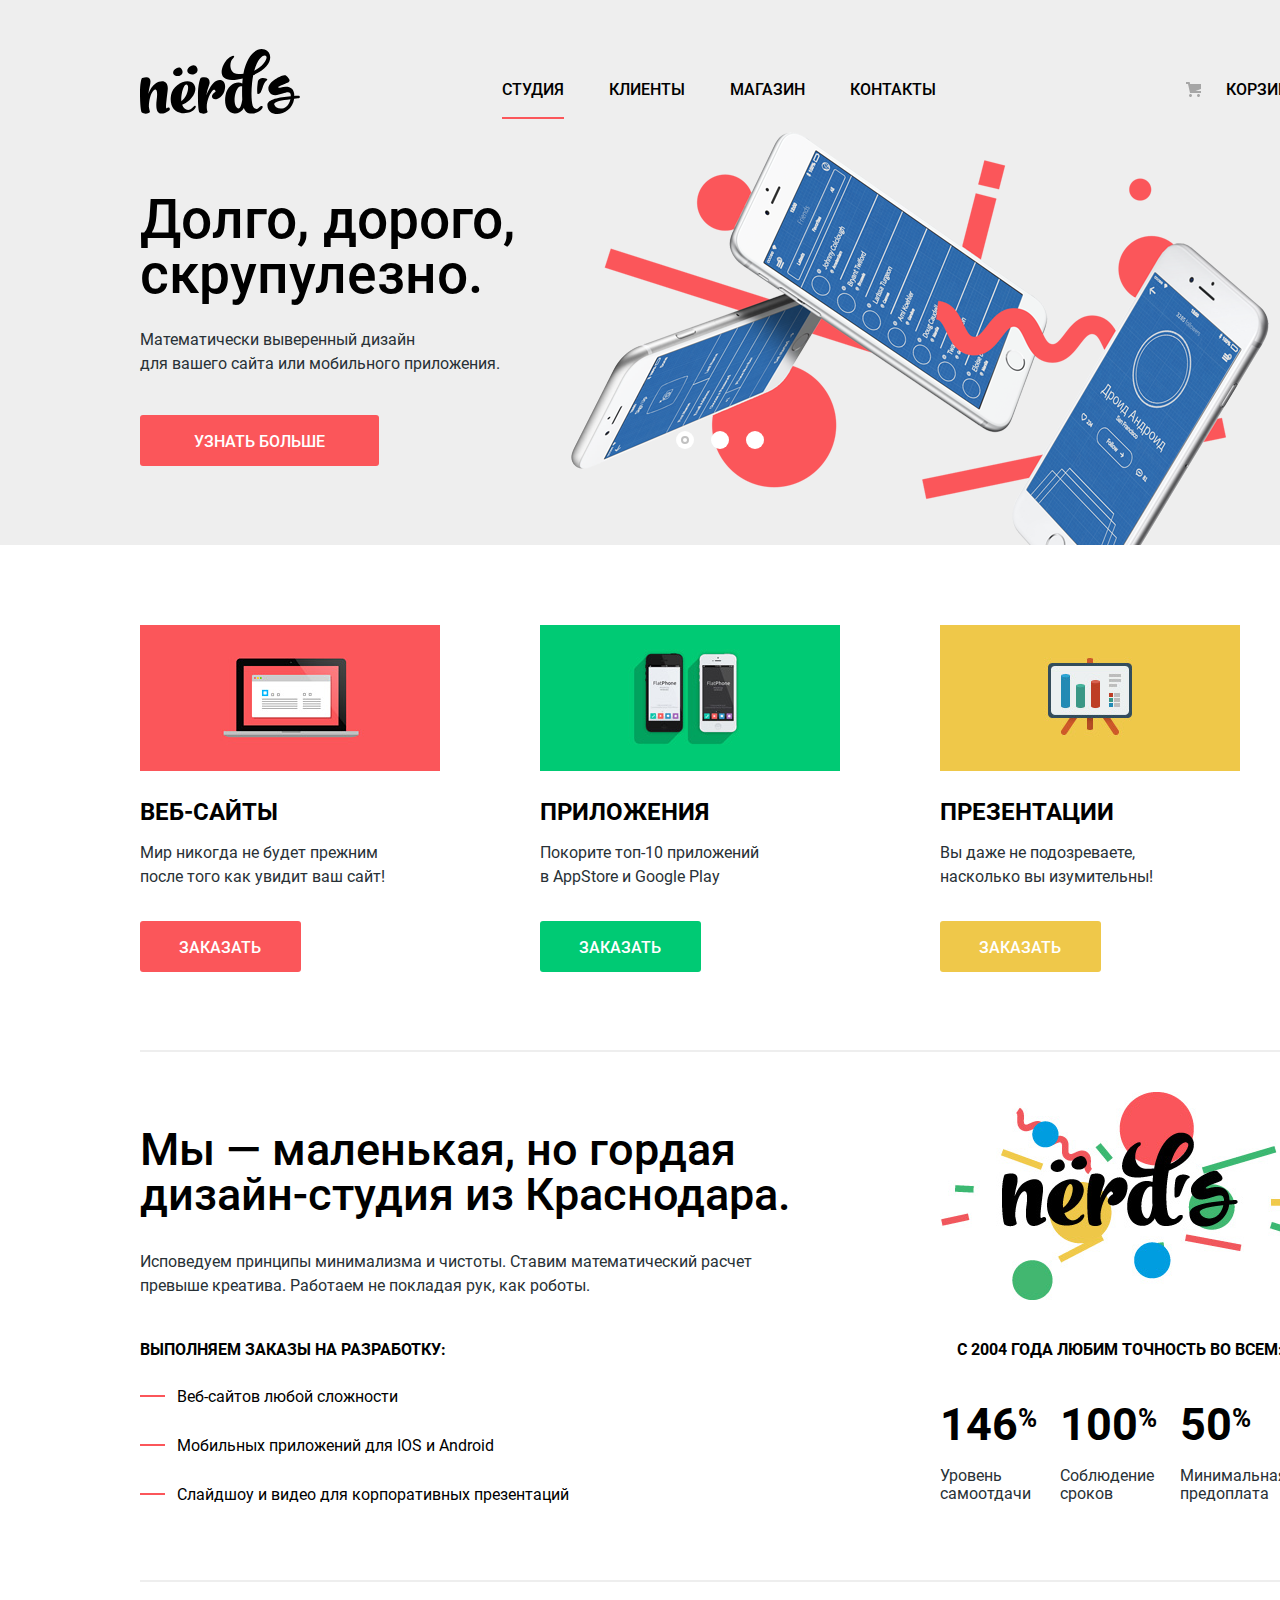
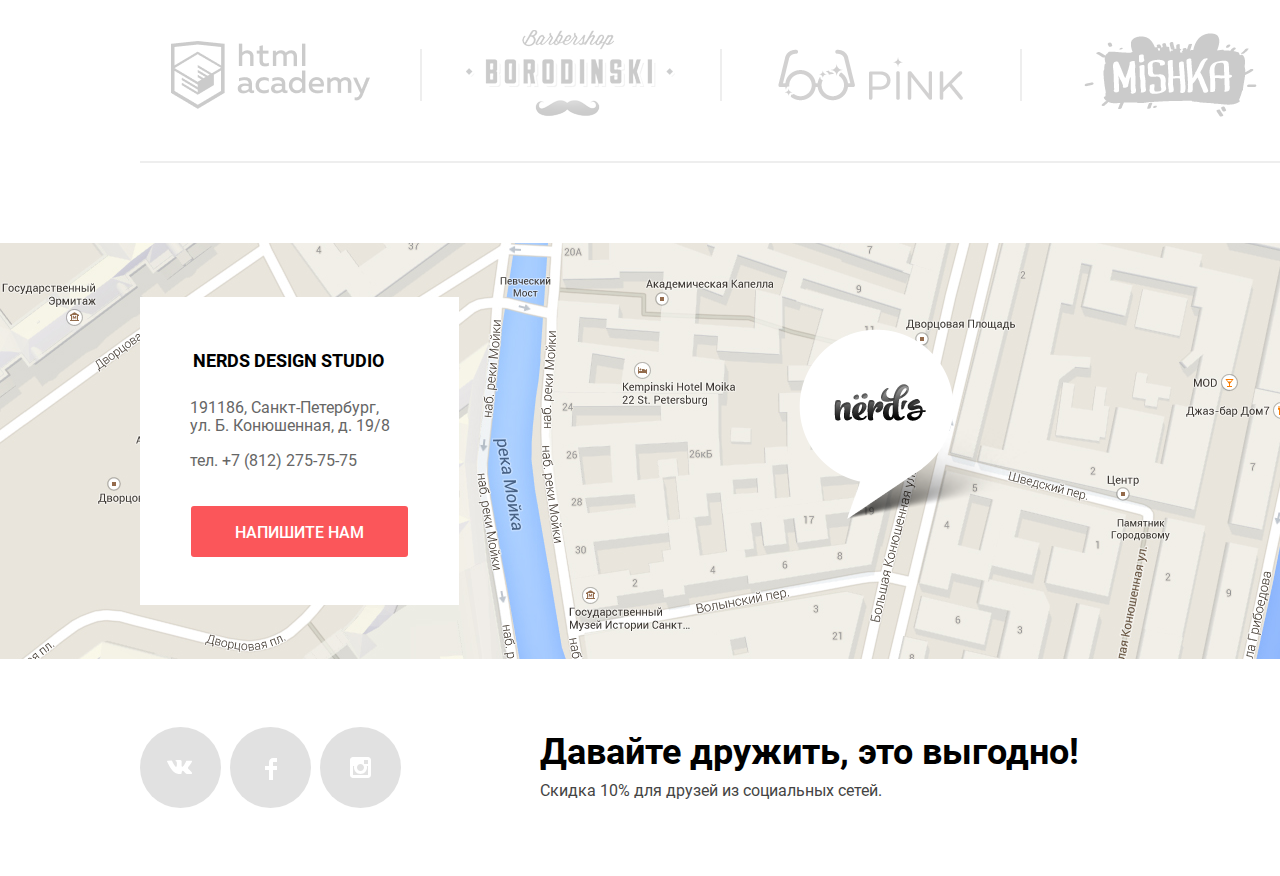
<file: index.html>
<!DOCTYPE html>
<html class="page" lang="ru">
<!--Валидацию код прошел-->

<head>
  <meta charset="utf-8">
  <title>HTML Academy: Главная страница</title>
  <!--Скрепила с CSS, работает-->
  <link rel="stylesheet" href="css/normalize.css">
  <link rel="stylesheet" href="css/style.min.css">

</head>

<body class="page-body">
  <!--Блок навигации-->
  <header class="main-header">
    <div class="container">
      <nav class="main-navigation">
        <a href="#" class="main-header-logo">
          <img src="img/nerds-logo.svg" width="160" height="66" alt="Logo-Nerds-Black" class="logo">
        </a>
        <ul class="site-navigation">
          <li class="list-navigation"><a class="link-navigation current-page" title="Студия">Студия</a></li>
          <li class="list-navigation"><a class="link-navigation" title="Клиенты" href="#">Клиенты</a></li>
          <li class="list-navigation"><a class="link-navigation" title="Магазин" href="catalog.html">Магазин</a></li>
          <li class="list-navigation"><a class="link-navigation" title="Контакты" href="#">Контакты</a></li>
        </ul>
        <div class="right-navigation">
            <a href="#" title="Корзина" class="cart">Корзина</a>
        </div>
      </nav>
      <!--Блок презентация_обертка-->
      <div class="main-header-representation">
        <!--Блок о компании-->
        <section class="slider">
          <ul class="slider-list">
            <li class="slider-item slide slide-current">
              <h1 class="main-header-top">Долго,&nbsp;дорого, скрупулезно.</h1>
              <p class="main-header-text">Математически выверенный дизайн <br> для вашего сайта или мобильного приложения.</p>
              <a href="#" class="main-header-btn" title="Узнать о товаре более подробно">Узнать больше</a>
            </li>
            <li class="slider-item slide">
              <h1 class="main-header-top">Любим&nbsp;математику<br> как&nbsp;никто&nbsp;другой</h1>
              <p class="main-header-text">Никакого креатива, только математические формулы для&nbsp;расчета идеальных пропорций</p>
              <a href="#" class="main-header-btn" title="Узнать о товаре более подробно">Узнать больше</a>
            </li>
            <li class="slider-item slide">
              <h1 class="main-header-top">Только&nbsp;ночь,<br>только&nbsp;хардкор</h1>
              <p class="main-header-text">Работать днем, как все? Мы против этого.<br>Ближе&nbsp;к полуночи работа только начинается.</p>
              <a href="#" class="main-header-btn" title="Узнать о товаре более подробно">Узнать больше</a>
            </li>
          </ul>
        </section>
        <!--БЛОК С КАРТИНКАМИ СЛАЙДАМИ-->
        <div class="slider-img">
          <ul class="slider-list-img">
            <li class="slider-item-img slide  slide-current ">
              <img src="img/nerds-index-slide1.png" alt="slide-Telephone" width="760" height="431">
            </li>
            <li class="slider-item-img slide">
              <img src="img/nerds-index-slide2.png" alt="slide-Desktop" width="760" height="431">
            </li>
            <li class="slider-item-img slide">
              <img src="img/nerds-index-slide3.png" alt="slide-Tablet" width="760" height="431">
            </li>
          </ul>
        </div>
        <div class="slider-controls">
          <button type="button" class="slider-focus current" aria-label="Первый слайд"></button>
          <button type="button" class="slider-focus" aria-label="Второй слайд"></button>
          <button type="button" class="slider-focus" aria-label="Третий слайд"></button>
        </div>
      </div>
    </div>
  </header>
  <!--Блок контейнер-основная информация-->
  <main class="container">
    <!--Блок предложений-->
    <div class="offers">
      <ul class="list-offers">
        <li class="item-offers">
          <img class="img-offers" src="img/illustration-1.png" alt="Web-sites" width="300" height="146">
          <h3 class="main-topic-offers">Веб-сайты</h3>
          <p class="text-offers">Мир никогда не будет прежним<br> после того как увидит ваш сайт! </p>
          <a href="#" class="button-websites" title="Заказать услуги по Веб-сайту">Заказать</a>
        </li>
        <li class="item-offers">
          <img class="img-offers" src="img/illustration-2.png" alt="Applications" width="300" height="146">
          <h3 class="main-topic-offers">Приложения</h3>
          <p class="text-offers">Покорите топ-10 приложений в&nbsp;AppStore и Google Play </p>
          <a href="#" class="button-applications" title="Заказать услуги по Приложениям">Заказать</a>
        </li>
        <li class="item-offers">
          <img class="img-offers" src="img/illustration-3.png" alt="Presentetion" width="300" height="146">
          <h3 class="main-topic-offers">Презентации</h3>
          <p class="text-offers">Вы даже не подозреваете,<br>насколько вы изумительны! </p>
          <a href="#" class="button-presentation" title="Заказать Презентацию">Заказать</a>
        </li>
      </ul>
    </div>
    <!--Блок преимуществ-->
    <div class="advantages">
      <section class="about-advantages">
        <h2 class="top-advantages">Мы&nbsp;&mdash; маленькая, но&nbsp;гордая дизайн-студия из&nbsp;Краснодара.</h2>
        <p class="text-advantages">Исповедуем принципы минимализма и&nbsp;чистоты. Ставим математический расчет превыше креатива. Работаем не&nbsp;покладая рук, как роботы.</p>
        <h4 class="top-main-advantages">Выполняем заказы на&nbsp;разработку:</h4>
        <ul class="list-advantages">
          <li class="item-advantages">Веб-сайтов любой сложности</li>
          <li class="item-advantages">Мобильных приложений для IOS и Android</li>
          <li class="item-advantages">Слайдшоу и видео для корпоративных презентаций</li>
        </ul>
      </section>
      <div class="statistics-adventages">
        <img class="logo-with-color" src="img/nerds-illustration.png" aria-hidden="true" alt="Logo-with-color-NERDS" width="360" height="208">
        <div class="text-advantages">
          <h4 class="statistics-main-adventages">С 2004 года любим точность во всем:</h4>
          <div class="wrapper-for-flex">
            <div class="block-statistic">
              <p class="statistic-numeral">146<sup style="font-family: 'RobotoBold';font-size: 26px;line-height: 40px">%</sup></p>
              <p class="statistic-text"> Уровень самоотдачи</p>
            </div>
            <div class="block-statistic">
              <p class="statistic-numeral">100<sup style="font-family: 'RobotoBold';font-size: 26px;line-height: 40px">%</sup></p>
              <p class="statistic-text">Соблюдение сроков</p>
            </div>
            <div class="block-statistic">
              <p class="statistic-numeral">50<sup style="font-family: 'RobotoBold';font-size: 26px;line-height: 40px">%</sup></p>
              <p class="statistic-text">Минимальная предоплата</p>
            </div>
          </div>
        </div>
      </div>
    </div>
    <!--Блок партнеров-->
    <div class="partners">
      <a class="link-partners" href="https://htmlacademy.ru/intensive/htmlcss"><img class="img-partners" src="img/html-logo.png" alt="Logo-HTMLAcademy" width="199" height="67"></a>
      <a class="link-partners" href="#"><img class="img-partners" src="img/borodinski-logo.png" alt="Logo-Borodinski" width="209" height="90"></a>
      <a class="link-partners" href="#"><img class="img-partners" src="img/pink-logo.png" alt="Logo-Pink" width="185" height="52"></a>
      <a class="link-partners" href="#"><img class="img-partners" src="img/mishka-logo.png" alt="Logo-Mishka" width="173" height="84"></a>
    </div>
  </main>
  <!--Блок контакты/карта-->
  <div class="contacts">
    <div class="map" id="map" style="width: 100%; height: 416px" tabindex="-1">
      <iframe class="contacts-map-google"
        src="https://www.google.com/maps/embed?pb=!1m18!1m12!1m3!1d1998.6037999040354!2d30.322010416394033!3d59.938716271971415!2m3!1f0!2f0!3f0!3m2!1i1024!2i768!4f13.1!3m3!1m2!1s0x4696310fca5ba729:0xea9c53d4493c879f!2sBolshaya+Konyushennaya+ul.,+19,+Sankt-Peterburg,+Russia,+191186!5e0!3m2!1sen!2s!4v1441888483426"
        width="1440" height="416" allowfullscreen title="Офис компании по адресу ул. Большая Конюшенная 19/8, Санкт-Петербург"></iframe>
    </div>
    <div class="container">
      <div class="block-info">
        <h3 class="main-top-info-contacts">Nerds Design Studio</h3>
        <div class="contacts-info">
          <p class="text-contacts">191186, Санкт-Петербург,
            ул. Б.&nbsp;Конюшенная, д. 19/8 </p>
          <a href="tel:+78122757575" class="link-contacts" title="Телефон компании" tabindex="-1">тел.&nbsp;+7&nbsp;(812)&nbsp;275-75-75</a>
        </div>
        <a href="#" class="button-contacts"  title="Напишите нам для обратной связи">Напишите нам</a>
      </div>
    </div>
    <div class="map-dot"></div>
  </div>

  <!--Подвал-->
  <footer class="main-footer container">
    <div class="footer-social">
      <ul class="list-footer">
        <li class="item-footer" tabindex="0"><a class="link-footer" href="#" tabindex="-1"><img src="img/vk-icon.svg" alt="Vkontakte" class="social-vk" width="26" height="15"></a></li>
        <li class="item-footer" tabindex="0"><a class="link-footer" href="#" tabindex="-1"><img src="img/fb-icon.svg" alt="Facebook" class="social-fb" width="12" height="22"></a></li>
        <li class="item-footer" tabindex="0"><a class="link-footer" href="#" tabindex="-1"><img src="img/insta-icon.svg" alt="Instagram" class="social-inst" width="21" height="21"></a></li>
      </ul>
    </div>
    <section class="footer-text">
      <h2>Давайте дружить, это выгодно!</h2>
      <p>Скидка&nbsp;10% для друзей из&nbsp;социальных сетей.</p>
    </section>
  </footer>
  <!--POPUP ВСПЛЫВАЮЩЕЕ ОКНО-->
  <div class="modal modal-login">
    <section class="modal-heading">
      <h2>Напишите нам</h2>
      <button type="button" class="close-cross" aria-label="Закрыть окно" tabindex="0"></button>
    </section>
    <form class="login-form" action="https://echo.htmlacademy.ru" method="post">
      <p class="appointment-item">
        <label class="appointment " for="username">Ваше имя:</label>
        <input class="login-icon-name" id="username" type="text" name="login-name" placeholder="Имя Фамилия" aria-required="true">
      </p>
      <p class="appointment-item">
        <label class="appointment " for="login-login">Ваш email:</label>
        <input class="login-mail-user" id="login-login" type="email" name="login-email" placeholder="email@example.com" aria-required="true">
      </p>
      <p class="appointment-item-text">
        <label class="appointment " for="login-text">Текст письма:</label>
        <textarea class="login-textarea" id="login-text" name="comment" cols="80" rows="5" placeholder="В свободной форме"></textarea>
      </p>
      <button class="modal-submit" aria-label="Отправить Ваши данные" type="submit">Отправить</button>
    </form>
  </div>
  <!--Подключение JS-->
  <script src="js/login.min.js"></script>
</body>

</html>
</file>
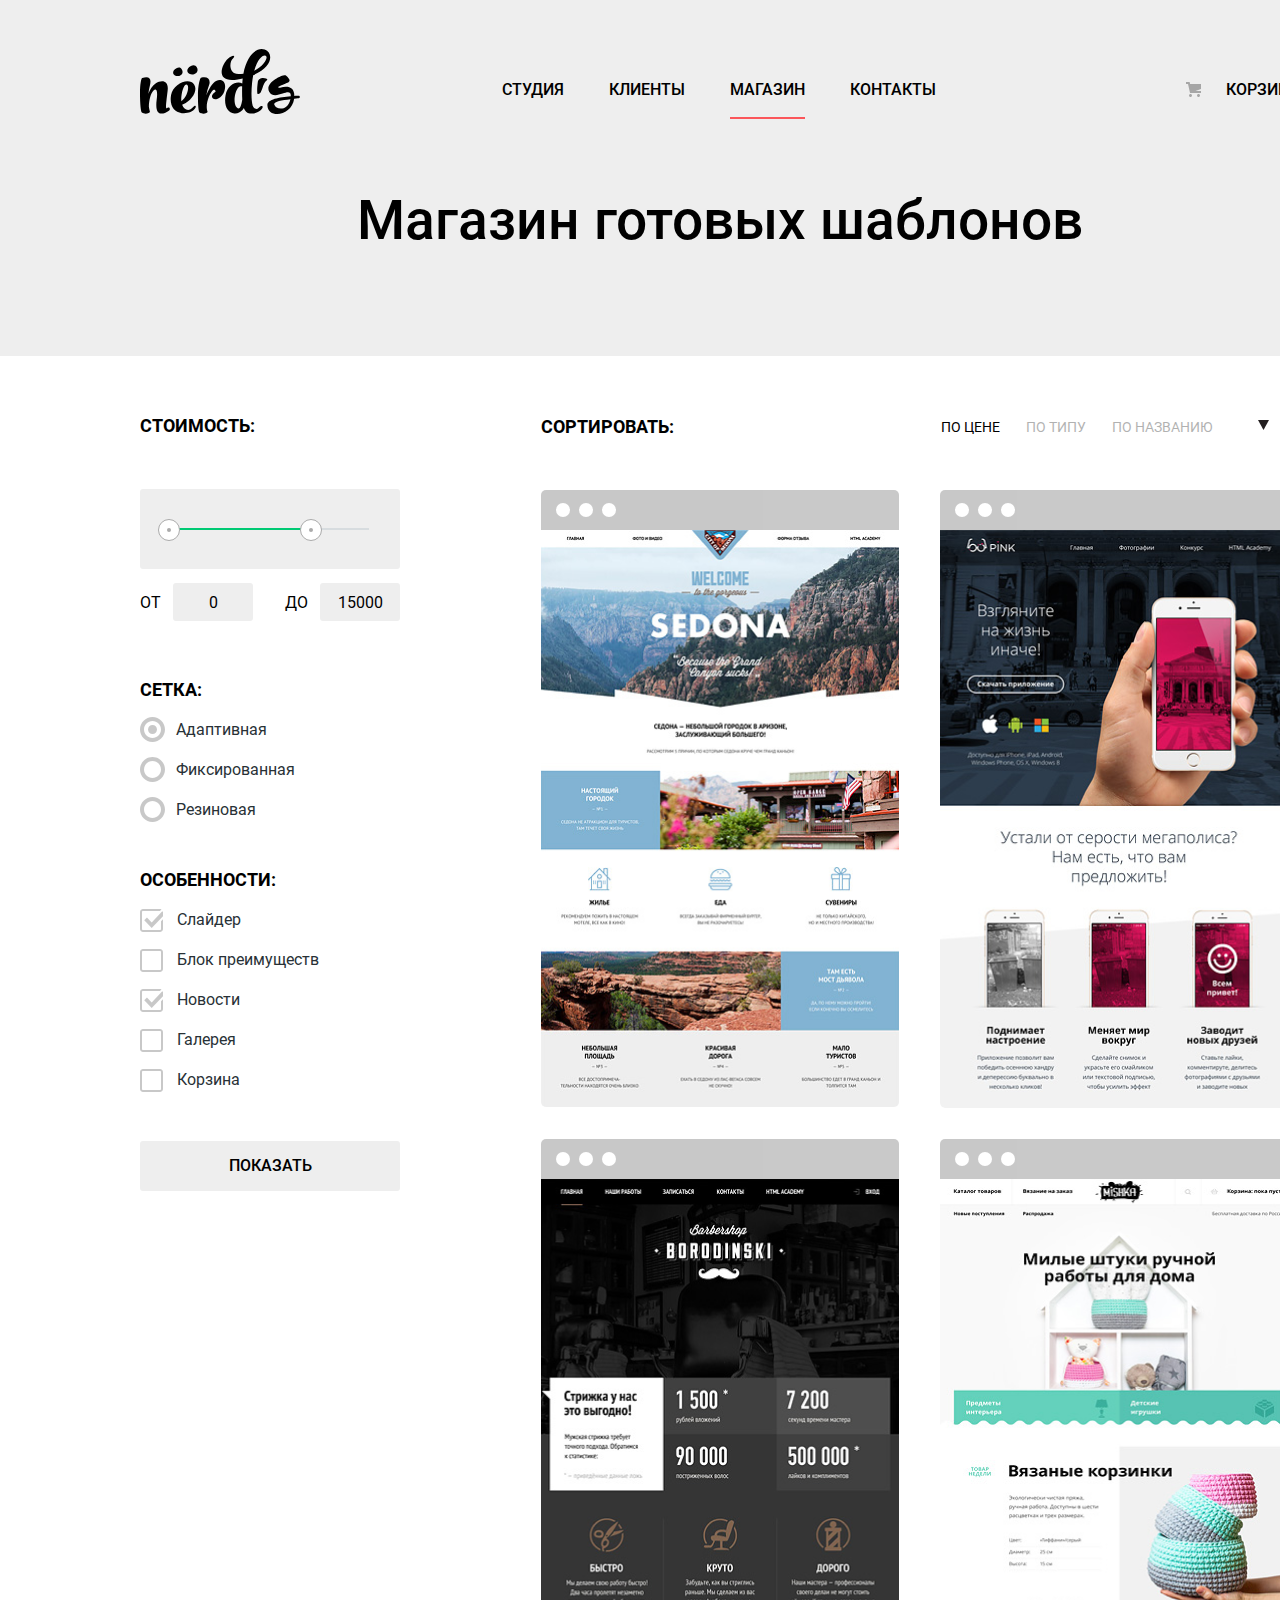
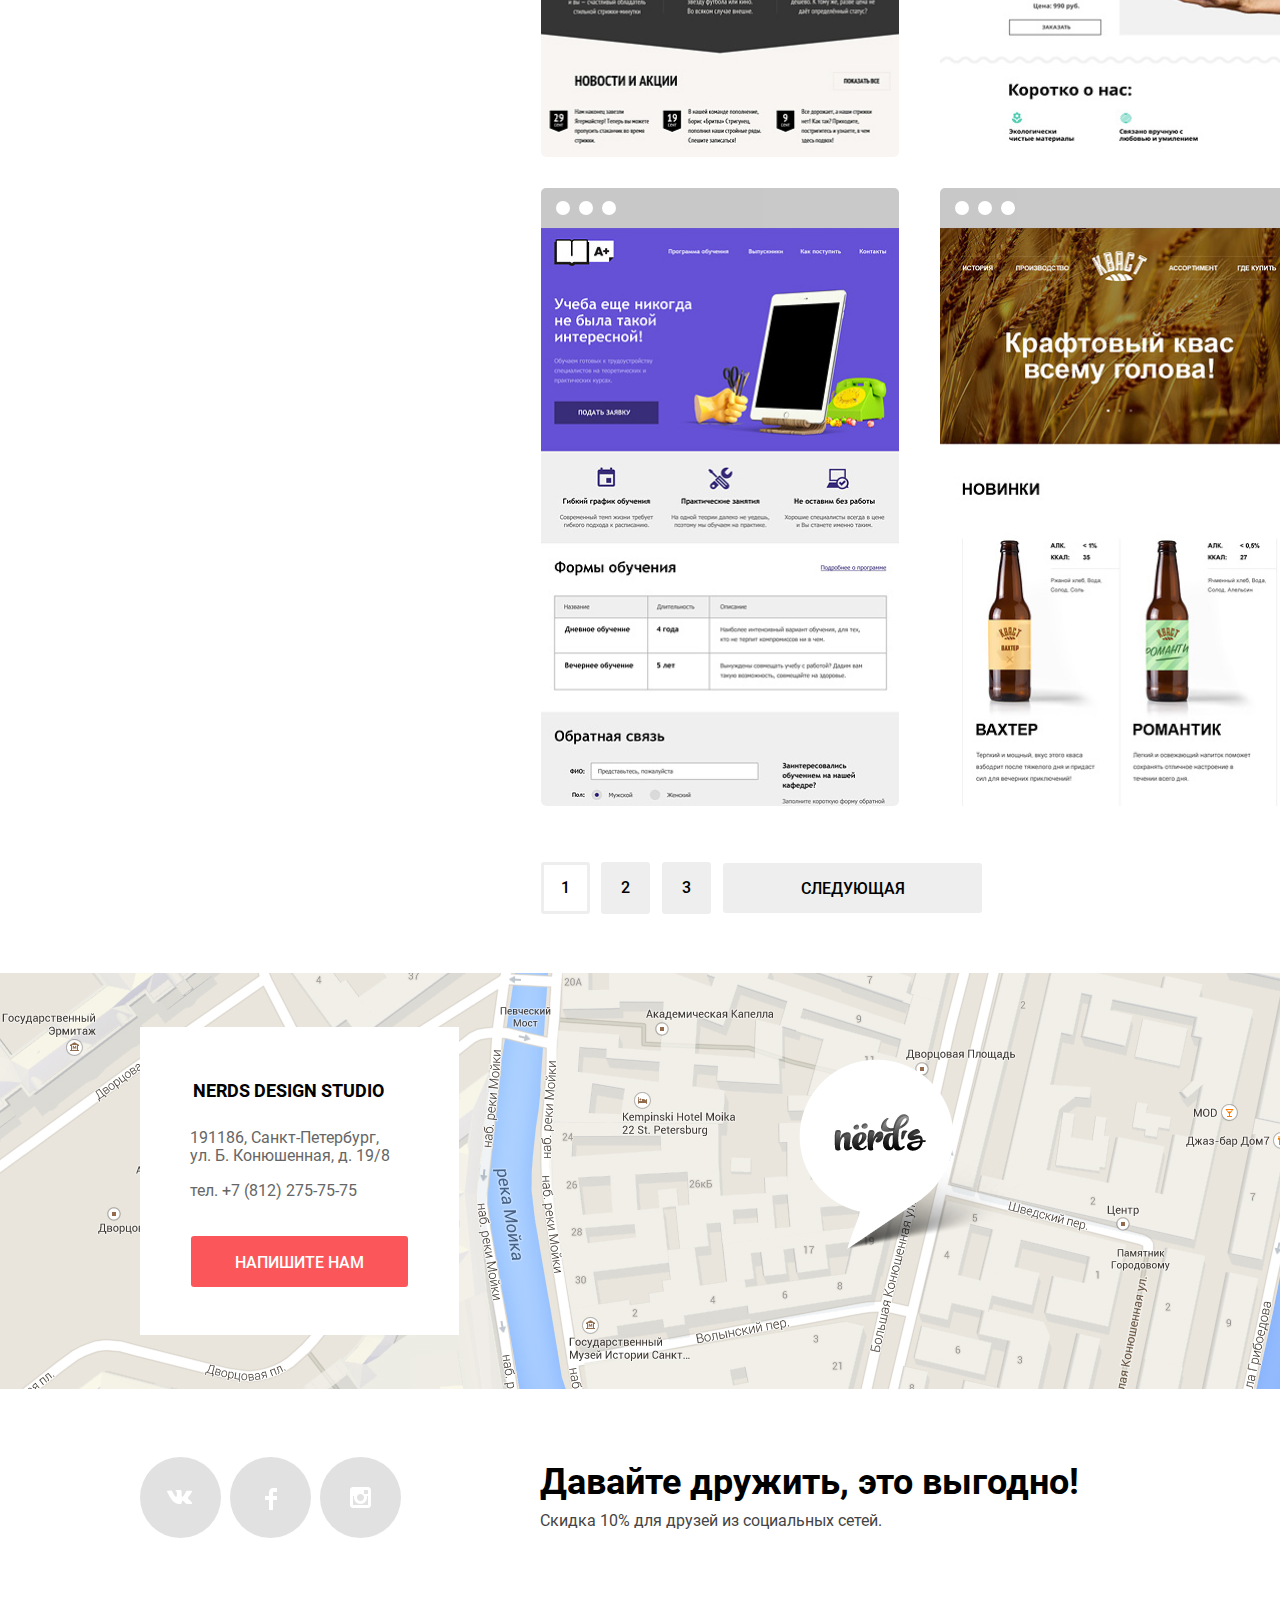
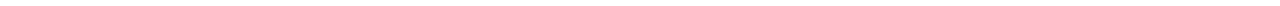
<file: catalog.html>
<!DOCTYPE html>
<html class="page" lang="ru">

<head>
  <meta charset="UTF-8">
  <meta name="viewport" content="width=device-width, initial-scale=1.0">
  <meta http-equiv="X-UA-Compatible" content="ie=edge">
  <title>HTML Academy:Страница магазина</title>
  <link rel="stylesheet" href="css/normalize.css">
  <link rel="stylesheet" href="css/style.min.css">
</head>

<body>
  <header class="main-header-catalog">
    <div class="container">
      <nav class="main-navigation">
        <a href="index.html" class="main-header-logo">
          <img src="img/nerds-logo.svg" alt="Logo-Nerds-Black" width="160" height="66" class="logo">
        </a>
        <ul class="site-navigation">
          <li class="list-navigation"><a class="link-navigation" title="Студия" href="index.html">Студия</a></li>
          <li class="list-navigation"><a class="link-navigation" title="Клиенты" href="#">Клиенты</a></li>
          <li class="list-navigation"><a class="link-navigation current-page" title="Магазин">Магазин</a></li>
          <li class="list-navigation"><a class="link-navigation" title="Контакты" href="#">Контакты</a></li>
        </ul>
        <div class="right-navigation">
            <a href="#" class="cart" title="Корзина">Корзина</a>
        </div>
      </nav>
    </div>
    <!--Блок титул-->
    <div class="menu-title">
      <h1 class="menu-title-magazin">Магазин готовых шаблонов</h1>
    </div>

  </header>
  <!--Блок формы выбора-->
  <div class="wrapper-catalog container">
    <aside class="aside-bar">
      <form class="filter" method="get" target="_blank" action="https://echo.htmlacademy.ru/">
        <fieldset class="aside-form">
          <p class="top-text-range">Стоимость:</p>
          <div class="block-for-range">
            <div class="round-for-range-left" tabindex="0">
              <div class="dot-for-range"></div>
            </div>
            <div class="range-green" style="background-color:#00CA74"></div>
            <div class="round-for-range-right" tabindex="0">
              <div class="dot-for-range"></div>
            </div>
            <div class="range-grey" style="background-color:#D7DCDF"></div>
          </div>
        </fieldset>
        <fieldset class="aside-form">
          <label for="number-min"> </label>
          <label for="number-max"> </label>
          <ul class="list-flex-aside">
            <li class="aside-text"> От<input class="filter-input-text" type="text" name="min-price" value="0" id="number-min"></li>
            <li class="aside-text"> До<input class="filter-input-text" type="text" name="max-price" value="15000" id="number-max"></li>
          </ul>
        </fieldset>

        <fieldset class="aside-form">
          <legend class="form-title">Сетка:</legend>
          <label for="rad1" class="radio option"> <input class="input-radio" type="radio" name="selecting-grid" value="adaptive-grid" id="rad1" checked><span class="radio-box"></span> Адаптивная</label>
          <label for="rad2" class="radio option"><input class="input-radio" type="radio" name="selecting-grid" value="fixed-grid" id="rad2"><span class="radio-box"> </span>Фиксированная</label>
          <label for="rad3" class="radio option"> <input class="input-radio" type="radio" name="selecting-grid" value="rubber-grid" id="rad3"><span class="radio-box"></span> Резиновая</label>
        </fieldset>
        <fieldset class="aside-form">
          <legend class="form-title features-form">Особенности:</legend>
          <label for="features-slider" class="check option"> <input class="check-input" type="checkbox" name="selecting-features" value="slider" id="features-slider" checked><span class="check-box"></span>Слайдер</label>
          <label for="features-advantages" class="check option"><input class="check-input" type="checkbox" name="selecting-features" value="advantages" id="features-advantages"><span class="check-box"></span>Блок преимуществ</label>
          <label for="features-news" class="check option"> <input class="check-input" type="checkbox" name="selecting-features" value="news" id="features-news" checked><span class="check-box"></span>Новости</label>
          <label for="features-gallery" class="check option"><input class="check-input" type="checkbox" name="selecting-features" value="gallery" id="features-gallery"><span class="check-box"></span>Галерея</label>
          <label for="features-basket" class="check option"><input class="check-input" type="checkbox" name="selecting-features" value="basket" id="features-basket"><span class="check-box"></span>Корзина</label>
        </fieldset>
        <fieldset class="aside-form">
          <label for="filter-submit">
            <input class="filter-submit" type="submit" name="show-result" value="ПОКАЗАТЬ" id="filter-submit">
          </label>
        </fieldset>
      </form>

    </aside>
    <!--Блок основного наполнения-->
    <div class="main-catalog">
      <!--Меню сортировки-->
      <div class="main-sort">
        <h3 class="main-top-sort">СОРТИРОВАТЬ:</h3>
        <ul class="menu-sort">
          <li class="menu-item-sort"><a href="#" class="menu-link-sort current-element" title="Сортировать по цене">По цене</a></li>
          <li class="menu-item-sort"><a href="#" class="menu-link-sort" title="Сортировать по типу">По типу</a></li>
          <li class="menu-item-sort"><a href="#" class="menu-link-sort" title="Сортировать по названию">По названию</a></li>
        </ul>
        <div class="scroll-triangle-left current-element" tabindex="0"></div>
        <div class="scroll-triangle-right" tabindex="0"></div>
      </div>
      <!--Основной контент-галерея-->
      <div class="main-block">
        <div class="block" tabindex="0">
          <div class="block-with-dots" tabindex="0">
            <div class="gallery-path" tabindex="-1"></div>
            <!--Сделала не кликабельными, так как не интерактивные элементы в этом проекте. -->
            <div class="gallery-path" tabindex="-1"></div>
            <div class="gallery-path" tabindex="-1"></div>
          </div>
          <div class="gallery-img-wrapper"> <img src="img/img-sedona.png" alt="Sedona-site" class="gallery-img" width="358" height="578" tabindex="-1">
            <div class="popup-block" tabindex="0">
              <div class="popup-gallery">
                <a href="#" target="_blank" title="Подробнее о проекте Седона" class="popup-title-for-price">Sedona</a>
                <p>Информационный сайт для&nbsp;туристов</p>
                <a href="#" class="price-button" title="Цена за услугу сайта Седона">9&nbsp;900 &nbsp;<span class="rub"></span></a>
              </div>
            </div>
          </div>
        </div>
        <div class="block" tabindex="0">
          <div class="block-with-dots" tabindex="0">
            <a href="#" class="gallery-path" tabindex="-1"></a>
            <a href="#" class="gallery-path" tabindex="-1"></a>
            <a href="#" class="gallery-path" tabindex="-1"></a>
          </div>
          <div class="gallery-img-wrapper" tabindex="-1"> <img src="img/img-pink.png" alt="Pink-site" class="gallery-img" width="358" height="578" tabindex="-1">
            <div class="popup-block" tabindex="0">
              <div class="popup-gallery">
                <a href="#" target="_blank" title="Подробнее о проекте Пинк" class="popup-title-for-price">Pink App</a>
                <p>Продуктовый лендинг приложения для iOS и&nbsp;Android</p>
                <a href="#" class="price-button" title="Цена за услугу сайта Пинк">9&nbsp;900&nbsp;<span class="rub"></span></a>
              </div>
            </div>
          </div>
        </div>
        <div class="block" tabindex="0">
          <div class="block-with-dots" tabindex="0">
            <a href="#" class="gallery-path" tabindex="-1"></a>
            <a href="#" class="gallery-path" tabindex="-1"></a>
            <a href="#" class="gallery-path" tabindex="-1"></a>
          </div>
          <div class="gallery-img-wrapper" tabindex="-1"> <img src="img/img-barbershop.png" alt="Barbershop-site" class="gallery-img" width="358" height="578" tabindex="-1">
            <div class="popup-block" tabindex="0">
              <div class="popup-gallery">
                <a href="#" target="_blank" title="Подробнее о проекте Барбершоп" class="popup-title-for-price">Barbershop</a>
                <p>Сайт салона красоты. Для мужчин, да.</p>
                <a href="#" class="price-button" title="Цена за услугу сайта Барбершоп">9&nbsp;900&nbsp;<span class="rub"></span></a>
              </div>
            </div>
          </div>
        </div>
        <div class="block" tabindex="0">
          <div class="block-with-dots" tabindex="0">
            <a href="#" class="gallery-path" tabindex="-1"></a>
            <a href="#" class="gallery-path" tabindex="-1"></a>
            <a href="#" class="gallery-path" tabindex="-1"></a>
          </div>
          <div class="gallery-img-wrapper" tabindex="-1"><img src="img/img-mishka.png" alt="Mishka-site" class="gallery-img" width="358" height="578" tabindex="-1">
            <div class="popup-block" tabindex="0">
              <div class="popup-gallery">
                <a href="#" target="_blank" title="Подробнее о проекте Мишка" class="popup-title-for-price">Mishka</a>
                <p>Интернет&ndash;магазин вязаных игрушек</p>
                <a href="#" class="price-button" title="Цена за услугу сайта Мишка">9&nbsp;900&nbsp;<span class="rub"></span></a>
              </div>
            </div>
          </div>
        </div>
        <div class="block" tabindex="0">
          <div class="block-with-dots" tabindex="0">
            <a href="#" class="gallery-path" tabindex="-1"></a>
            <a href="#" class="gallery-path" tabindex="-1"></a>
            <a href="#" class="gallery-path" tabindex="-1"></a>
          </div>
          <div class="gallery-img-wrapper" tabindex="-1"> <img src="img/img-aplus.png" alt="A-plus-site" class="gallery-img" width="358" height="578" tabindex="-1">
            <div class="popup-block" tabindex="0">
              <div class="popup-gallery">
                <a href="#" target="_blank" title="Подробнее о проекте А-Плюс" class="popup-title-for-price">A plus</a>
                <p>Лендинг курсов повышения квалификации</p>
                <a href="#" class="price-button" title="Цена за услугу сайта А-Плюс">9&nbsp;900&nbsp;<span class="rub"></span></a>
              </div>
            </div>
          </div>
        </div>
        <div class="block" tabindex="0">
          <div class="block-with-dots" tabindex="0">
            <a href="#" class="gallery-path" tabindex="-1"></a>
            <a href="#" class="gallery-path" tabindex="-1"></a>
            <a href="#" class="gallery-path" tabindex="-1"></a>
          </div>
          <div class="gallery-img-wrapper" tabindex="-1"> <img src="img/img-kvast.png" alt="Kvast-site" class="gallery-img" width="358" height="578" tabindex="-1">
            <div class="popup-block" tabindex="0">
              <div class="popup-gallery">
                <a href="#" target="_blank" title="Подробнее о проекте Кваст" class="popup-title-for-price">Кваст</a>
                <p>Промо&ndash;сайт производителя крафтового кваса</p>
                <a href="#" class="price-button" title="Цена за услугу сайта Кваст">9&nbsp;900&nbsp;<span class="rub"></span></a>
              </div>
            </div>
          </div>
        </div>
      </div>
      <!--Прокрутка страниц-->
      <div class="gallery-pagination">
        <a href="#" class="gallery-page">1</a>
        <a href="#" class="gallery-page">2</a>
        <a href="#" class="gallery-page">3</a>
        <a href="#" class="gallery-next">Следующая</a>
      </div>
    </div>
  </div>
  <div class="contacts_catalog">
    <div class="map" id="map" style="width: 100%; height: 416px" tabindex="-1">
      <iframe class="contacts-map-google"
        src="https://www.google.com/maps/embed?pb=!1m18!1m12!1m3!1d1998.6037999040354!2d30.322010416394033!3d59.938716271971415!2m3!1f0!2f0!3f0!3m2!1i1024!2i768!4f13.1!3m3!1m2!1s0x4696310fca5ba729:0xea9c53d4493c879f!2sBolshaya+Konyushennaya+ul.,+19,+Sankt-Peterburg,+Russia,+191186!5e0!3m2!1sen!2s!4v1441888483426"
        width="1440" height="416" allowfullscreen title="Офис компании по адресу ул. Большая Конюшенная 19/8, Санкт-Петербург"></iframe>
    </div>
    <div class="container">
      <section class="block-info">
        <h3 class="main-top-info-contacts">Nerds Design Studio</h3>
        <div class="contacts-info">
          <p class="text-contacts">191186, Санкт-Петербург,
            ул. Б.&nbsp;Конюшенная, д. 19/8 </p>
          <a href="tel:+78122757575" class="link-contacts" title="Телефон компании" tabindex="-1">тел.&nbsp;+7&nbsp;(812)&nbsp;275-75-75</a>
        </div>
        <a href="#" class="button-contacts"  title="Напишите нам для обратной связи">Напишите нам</a>
      </section>
    </div>
    <div class="map-dot"></div>
  </div>
  <!--Подвал-->
  <footer class="main-footer container">
    <div class="footer-social">
      <ul class="list-footer">
        <li class="item-footer" tabindex="0"><a class="link-footer" href="#" tabindex="-1"><img src="img/vk-icon.svg" alt="Vkontakte" class="social-vk" width="26" height="15"></a></li>
        <li class="item-footer" tabindex="0"><a class="link-footer" href="#" tabindex="-1"><img src="img/fb-icon.svg" alt="Facebook" class="social-fb" width="12" height="22"></a></li>
        <li class="item-footer" tabindex="0"><a class="link-footer" href="#" tabindex="-1"><img src="img/insta-icon.svg" alt="Instagram" class="social-inst" width="21" height="21"></a></li>
      </ul>
    </div>
    <section class="footer-text">
      <h2>Давайте дружить, это выгодно!</h2>
      <p>Скидка&nbsp;10% для друзей из&nbsp;социальных сетей.</p>
    </section>
  </footer>
  <!--POPAP ВСПЛЫВАЮЩЕЕ ОКНО-->
  <div class="modal modal-login">
    <section class="modal-heading">
      <h2>Напишите нам</h2>
      <button type="button" class="close-cross" aria-label="Закрыть окно" tabindex="0"></button>
    </section>
    <form class="login-form" action="https://echo.htmlacademy.ru" method="post">
      <p class="appointment-item">
        <label class="appointment " for="username">Ваше имя:</label>
        <input class="login-icon-name" id="username" type="text" name="login-name" placeholder="Имя Фамилия" aria-required="true">
      </p>
      <p class="appointment-item">
        <label class="appointment " for="login-login">Ваш email:</label>
        <input class="login-mail-user" id="login-login" type="email" name="login-email" placeholder="email@example.com" aria-required="true">
      </p>
      <p class="appointment-item-text">
        <label class="appointment " for="login-text">Текст письма:</label>
        <textarea class="login-textarea" id="login-text" name="comment" cols="80" rows="5" placeholder="В свободной форме"></textarea>
      </p>
      <button class="modal-submit" aria-label="Отправить Ваши данные" type="submit">Отправить</button>
    </form>
  </div>
  <script src="js/login.min.js"></script>
</body>

</html>
</file>
<file: css/style.min.css>
@-webkit-keyframes bounce{0%{transform:translateY(-2000px)}70%{transform:translateY(30px)}90%{transform:translateY(-10px)}to{transform:translateY(0)}}@keyframes bounce{0%{transform:translateY(-2000px)}70%{transform:translateY(30px)}90%{transform:translateY(-10px)}to{transform:translateY(0)}}@-webkit-keyframes shake{0%,to{transform:translateX(0)}10%,30%,50%,70%,90%{transform:translateX(-10px)}20%,40%,60%,80%{transform:translateX(10px)}}@keyframes shake{0%,to{transform:translateX(0)}10%,30%,50%,70%,90%{transform:translateX(-10px)}20%,40%,60%,80%{transform:translateX(10px)}}@font-face{font-family:'Roboto';font-style:normal;font-weight:400;src:local("Roboto"),url(../fonts/roboto.woff2) format("woff2"),url(../fonts/roboto.woff) format("woff")}@font-face{font-family:'RobotoBold';font-style:normal;font-weight:700;src:local("RobotoBold"),url(../fonts/robotobold.woff2) format("woff2"),url(../fonts/robotobold.woff) format("woff")}@font-face{font-family:'RobotoMedium';font-style:normal;font-weight:500;src:local("RobotoMedium"),url(../fonts/robotomedium.woff2) format("woff2"),url(../fonts/robotomedium.woff) format("woff")}:root{--basic-background-header: #EEEEEE;--basic-background: #FFFFFF;--basic-black: #000000;--black-text: #283136;--basic-green: #01A25E;--basic-orange: #FB565A;--basic-white: #FFFFFF;--basic-yellow: #EFC84A;--basic-grey: #666666;--footer-text: #444444;--neutral-orange-btn: #FB565A;--hover-orange-btn: #E74246;--active-orange-btn: #D7373B;--neutral-green-btn: #00CA74;--hover-green-btn: #00BC6C;--active-green-btn: #00AA62;--neutral-yellow-btn: #EFC84A;--hover-yellow-btn: #EAB534;--active-yellow-btn: #E5A722;--neutral-grey-field: #EEEEEE;--hover-grey-field: #DFDFDF;--active-grey-field: #D5D5D5;--gallery-back: #4D4D4D;--icon-navigation: #A6A6A6;--icon-social: #FFFFFF;--long-dash: #FB565A;--range-color: #00CA74;--triangle-color: #231F20;--triangle-hover: #A6A6A6;--border-for-pagination: #DBDBDB;--round-for-circle: #C1C1C1;--range-grey: #D7DCDF;--hover-modal-input: #B4B9BB;--invalid-modal-input: #E74246
}*,::after,::before{margin:0;padding:0}body,html{font-family:'Roboto',Arial,sans-serif;color:var(--basic-black);background-color:var(--basic-background-color);position:relative;min-width:1440px;height:100%;font-size:16px;line-height:24px}a{text-decoration:none}img{max-width:100%;height:auto}.page-body{display:grid;min-height:100%;grid-template-rows:-webkit-min-content 1fr -webkit-min-content;grid-template-rows:min-content 1fr min-content;align-content:start}.main-header{background-color:var(--basic-background-header);min-width:inherit}.main-navigation{display:grid;grid-template-columns:1fr 2fr 1fr;font-family:'RobotoMedium';font-size:16px;line-height:30px;color:var(--basic-black);text-transform:uppercase}.main-header-logo{margin-top:48px}.logo:hover{opacity:1}.logo:active{opacity:.3}.right-navigation{display:flex;justify-content:flex-end;margin-top:75px}.cart{display:block;position:relative;padding-bottom:10px;padding-left:5px}.cart::before{content:" ";width:15px;height:15px;position:absolute;left:-35px;top:7px;background-image:url(../img/cart-icon.svg);background-repeat:no-repeat;background-position:0 0}.cart:link,.cart:visited{color:var(--basic-black)}.cart:hover{color:var(--basic-orange)}.cart:focus{color:var(--basic-orange)}.cart:active{color:var(--basic-black);opacity:.3}.site-navigation{padding:0;margin-left:27px;display:flex;flex-wrap:wrap;list-style:none}.list-navigation{align-items:center;margin-top:75px}.link-navigation{display:block;margin-left:45px}.link-navigation,.link-navigation:link,.link-navigation:visited{color:var(--basic-black)}.link-navigation:focus:not(.current-page),.link-navigation:hover:not(.current-page){color:var(--basic-orange)}.link-navigation:active:not(.current-page){color:var(--basic-black);opacity:.3}.link-navigation.current-page{border-bottom:2px solid var(--basic-orange);padding-bottom:12px}.main-header-representation{display:grid;grid-template-columns:400px 760px;position:relative;padding:0;margin-top:-10px}.slider{display:block;position:relative;text-align:left;margin-top:78px;box-sizing:border-box;width:400px}.slider-list-img{list-style:none;padding:0;margin:0}.slider-list{list-style:none;padding-bottom:80px;margin:0}.main-header-top{font-family:'RobotoMedium';font-size:55px;line-height:55px;font-weight:500;margin:0}.main-header-text{font-family:'Roboto';color:var(--black-text);font-size:16px;line-height:24px;margin-bottom:54px;margin-top:26px;-webkit-hyphens:auto;hyphens:auto}.slider-img{padding:0;margin-left:-3px;position:relative;box-sizing:border-box}.slider-item-img{padding:0;margin:0;width:760px;height:431px;display:flex}.slide{display:none}.slide-current{display:block}.slider-controls{position:absolute;top:317px;right:536px;z-index:20;display:flex;width:88px;justify-content:space-between}.slider-controls button{padding:0;width:18px;height:18px;background-color:var(--basic-background);border-radius:50%;cursor:pointer;border:0}.current{background-image:url(../img/ellipse8.svg);box-sizing:border-box;background-repeat:no-repeat;background-position:center}.slider-focus:focus{box-shadow:inset 0 3px 3px rgba(0,1,1,.1)}.main-header-btn{border-radius:3px;color:var(--basic-white);background-color:var(--neutral-orange-btn);border:0;text-align:center;font-family:'RobotoMedium';text-transform:uppercase;padding:17px 54px 15px;cursor:pointer}.main-header-btn:focus{background-color:var(--hover-orange-btn)}.main-header-btn:hover{background-color:var(--hover-orange-btn)}.main-header-btn:active{background-color:var(--active-orange-btn);color:var(--basic-white);box-shadow:inset 0 3px 0 rgba(0,1,1,.1);opacity:.3}.container{margin:0 auto;width:1160px;position:relative}.list-offers{display:grid;grid-template-columns:repeat(3,300px);grid-gap:100px;list-style:none;margin-top:80px;margin-bottom:90px}.item-offers{text-align:left}.main-topic-offers{font-family:'RobotoBold';font-size:24px;line-height:30px;text-transform:uppercase;color:var(--basic-black);margin:19px 0 14px}.text-offers{font-family:'Roboto';font-size:16px;line-height:24px;color:var(--black-text);margin-bottom:47px}.button-websites{font-family:'RobotoMedium';font-size:16px;line-height:18px;font-weight:500;text-transform:uppercase;background-color:var(--neutral-orange-btn);padding:17px 40px 15px 39px;border-radius:3px;border:0}.button-websites,.button-websites:active,.button-websites:hover{color:var(--basic-white)}.button-websites:focus{background-color:var(--hover-orange-btn)}.button-websites:hover{background-color:var(--hover-orange-btn)}.button-websites:active{background-color:var(--active-orange-btn);opacity:.3;box-shadow:inset 0 3px 0 rgba(0,1,1,.1)}.button-applications{font-family:'RobotoMedium';font-size:16px;line-height:18px;font-weight:500;text-transform:uppercase;background-color:var(--neutral-green-btn);padding:17px 40px 15px 39px;border-radius:3px;border:0;color:var(--basic-white)}.button-applications:focus{background-color:var(--hover-green-btn);color:var(--basic-white)}.button-applications:hover,.button-presentation{background-color:var(--hover-green-btn);color:var(--basic-white)}.button-applications:active{background-color:var(--active-green-btn);color:var(--basic-white);opacity:.3;box-shadow:inset 0 3px 0 rgba(0,1,1,.1)}.button-presentation{font-family:'RobotoMedium';font-size:16px;line-height:18px;font-weight:500;text-transform:uppercase;background-color:var(--neutral-yellow-btn);padding:17px 40px 15px 39px;border-radius:3px;border:0}.button-presentation:focus{background-color:var(--hover-yellow-btn);color:var(--basic-white)}.button-presentation:hover{background-color:var(--hover-yellow-btn);color:var(--basic-white)}.button-presentation:active{background-color:var(--active-yellow-btn);color:var(--basic-white);opacity:.3;box-shadow:inset 0 3px 0 rgba(0,1,1,.1)}.advantages{display:grid;grid-template-columns:651px 360px;grid-gap:149px;border-bottom:2px solid var(--basic-background-header);border-top:2px solid var(--basic-background-header)}.about-advantages{margin-top:73px}.top-advantages{font-family:'RobotoMedium';color:var(--basic-black);font-weight:500;font-size:45px;line-height:45px;margin-bottom:33px;margin-top:2px}.text-advantages{font-family:'Roboto';color:var(--black-text);font-size:16px;line-height:24px;text-align:left}.top-main-advantages{font-family:'RobotoBold';font-size:16px;line-height:24px;text-transform:uppercase;color:var(--basic-black);margin-top:40px;margin-bottom:23px}.list-advantages{list-style:none;position:relative;padding:0;margin:0}.item-advantages::before{content:" ";position:absolute;background-image:url(../img/rectangle.svg);width:25px;height:2px;margin-left:-37px;top:10px}.item-advantages{position:relative;font-family:'Roboto';font-size:16px;line-height:24px;text-align:left;margin-bottom:25px;padding-left:37px}.item-advantages:last-child{margin-bottom:73px}.statistics-main-adventages{font-family:'RobotoBold';text-align:center;text-transform:uppercase;font-size:16px;line-height:24px;color:var(--basic-black);margin-bottom:31px}.wrapper-for-flex{display:flex;flex-direction:row;align-items:center;margin-bottom:74px}.block-statistic{margin-right:23px}.statistic-text{font-family:'Roboto';color:var(--black-text);font-size:16px;line-height:18px}.statistic-numeral{font-family:'RobotoBold';color:var(--basic-black);font-size:45px;line-height:64px;margin-bottom:10px}.logo-with-color{margin-top:40px;margin-bottom:31px}.link-partners,.partners{display:flex;align-items:center}.partners{flex-direction:row;grid-gap:40px;flex-wrap:wrap;padding:48px 0 41px;border-bottom:2px solid var(--basic-background-header)}.link-partners{position:relative;box-sizing:border-box;flex-basis:260px;justify-content:center}.img-partners:focus,.link-partners:focus{opacity:1}.link-partners::after{content:" ";position:absolute;background-image:url(../img/rec-partners.svg);width:2px;height:52px;left:-20px}.link-partners:first-child::after{content:none}.img-partners{opacity:.2}.img-partners:hover{opacity:1}.img-partners:active{opacity:.3}.contacts,.contacts_catalog{position:relative;margin-top:80px;width:100%;height:416px}.contacts_catalog{margin-top:59px}.map{background-image:url(../img/map-img-behind-google.png);width:1440px;height:416px}.map,.map-dot{position:absolute;background-repeat:no-repeat;background-position:center}.contacts-map-google{border:0;position:absolute;z-index:40;width:100%}.map-dot{width:231px;height:190px;left:55.5%;top:86px;background-image:url(../img/map-marker.png);z-index:20}.block-info{position:absolute;top:54px;width:319px;height:308px;background-color:var(--basic-background);box-sizing:border-box;text-align:center;z-index:50}.contacts-info{text-align:left;width:202px;height:72px;padding:23px 67px 0 50px;margin-bottom:50px}.footer-text h2,.main-top-info-contacts{color:var(--basic-black);font-family:'RobotoBold'}.main-top-info-contacts{font-size:18px;line-height:30px;text-transform:uppercase;margin-top:49px;margin-left:-23px}.text-contacts{margin-bottom:14px}.button-contacts,.link-contacts,.text-contacts{font-size:16px;line-height:18px}.link-contacts,.text-contacts{font-family:'Roboto';color:var(--basic-grey)}.button-contacts{font-family:'RobotoMedium';font-weight:500;background-color:var(--neutral-orange-btn);padding:17px 44px 15px;border-radius:3px;border:0;text-transform:uppercase;cursor:pointer}.button-contacts,.button-contacts:active,.button-contacts:hover{color:var(--basic-white)}.button-contacts:focus{background-color:var(--hover-orange-btn)}.button-contacts:hover{background-color:var(--hover-orange-btn)}.button-contacts:active{background-color:var(--active-orange-btn);opacity:.3}.main-footer{position:relative;display:grid;grid-template-columns:1fr 2fr;grid-gap:20px;align-items:center}.list-footer{list-style:none;display:flex;align-items:flex-start;grid-gap:9px}.item-footer{position:relative;display:block;margin-top:68px;margin-bottom:68px;box-sizing:border-box;background:linear-gradient(0deg,#e1e1e1,#e1e1e1);width:81px;height:81px;border-radius:50%}.item-footer:focus{background:linear-gradient(0deg,#e74246,#e74246)}.item-footer:hover{background:linear-gradient(0deg,#e74246,#e74246)}.item-footer,.item-footer:active,.item-footer:hover{background-color:var(--icon-social)}.item-footer:active{background:linear-gradient(0deg,#d7373b,#d7373b);box-shadow:inset 0 3px 0 rgba(0,1,1,.1)}.social-vk{padding-top:33px;padding-left:27px}.social-fb{padding-top:31px;padding-left:35px}.social-inst{padding-top:30px;padding-left:30px}.social-fb:active,.social-inst:active,.social-vk:active{opacity:.3}.footer-text{text-align:left}.footer-text h2{font-size:36px;line-height:36px}.footer-text p{color:var(--footer-text);font-size:16px;line-height:22px;margin-top:10px}.main-header-catalog{display:grid;grid-template-rows:-webkit-min-content -webkit-min-content;grid-template-rows:min-content min-content;background-color:var(--basic-background-header)}.menu-title{text-align:center}.menu-title-magazin{font-family:'RobotoMedium';color:var(--basic-black);font-weight:500;font-size:55px;line-height:55px;padding:69px 0 108px}.wrapper-catalog{display:grid;grid-template-columns:1fr 2fr;grid-column-gap:40px}.aside-bar{margin-top:55px}.aside-form{border:0;padding:0}.form-title{padding-bottom:15px;padding-top:54px}.form-title.features-form{padding-top:25px}.form-title,.top-text-range{font-family:'RobotoBold';font-size:18px;line-height:30px;text-transform:uppercase;text-align:left}.block-for-range,input[type=text]{background-color:var(--basic-background-header);border-radius:3px}.block-for-range{position:relative;margin-top:48px;width:260px;height:80px;padding:1px;display:flex;box-sizing:border-box}.round-for-range-left{position:absolute;width:20px;height:20px;border-radius:50%;border:1px solid #ababab;background-color:#fff;margin-left:17px;margin-top:29px;cursor:pointer}.dot-for-range{width:4px;height:4px;background-color:#ababab;border-radius:50%;box-sizing:border-box;margin:8px;cursor:pointer}.round-for-range-right{position:absolute;width:20px;height:20px;border-radius:50%;border:1px solid #ababab;background-color:#fff;margin-top:29px;margin-left:159px;cursor:pointer}.range-green{width:138px;height:2px;margin:38px 0 38px 33px}.range-grey{width:57px;height:2px;margin-top:38px;margin-right:22px}.list-flex-aside{display:flex;flex-direction:row;flex-wrap:wrap;justify-content:space-between;margin-top:14px;padding:0;align-items:center;list-style:none;width:260px}.aside-text{font-family:'Roboto';font-size:16px;line-height:22px;text-transform:uppercase;text-align:left}.filter-input-text{width:80px;height:38px;border:0;text-align:center;margin-left:12px}.input-radio{appearance:none;-webkit-appearance:none;-moz-appearance:none;position:absolute;margin:0;padding:0}.radio{padding-left:36px}.option{display:block;margin-bottom:21px;font-family:'Roboto';font-size:16px;line-height:19px;color:var(--black-text);cursor:pointer}.radio-box{position:absolute;margin-left:-36px;margin-top:-3px;width:25px;height:25px;background-image:url(../img/radio-off.svg);opacity:.3}.input-radio:focus+.radio-box{background-image:url(../img/radio-off.svg);opacity:1}.check-input:checked:focus+.check-box,.input-radio:checked:focus+.radio-box{opacity:1}.input-radio:hover+.radio-box{background-image:url(../img/radio-off.svg);opacity:1}.input-radio:checked+.radio-box{background-image:url(../img/radio-on.svg)}.input-radio:disabled+.radio-box{background-image:url(../img/radio-off.svg);opacity:.1}.check-input{appearance:none;-webkit-appearance:none;-moz-appearance:none;position:absolute}.check{padding-left:37px}.check-box{position:absolute;width:23px;height:23px;background-image:url(../img/checkbox-off.svg);margin-left:-37px;margin-top:-1px;opacity:.3}.check-input:focus+.check-box{background-image:url(../img/checkbox-off.svg);opacity:1}.check-input:hover+.check-box{background-image:url(../img/checkbox-off.svg);opacity:1}.check-input:checked+.check-box{background-image:url(../img/checkbox-on.svg)}.check-input:disabled+.check-box{opacity:.1}.aside-item :hover,.aside-item :visited{font-family:'Roboto',sans-serif;font-size:16px;line-height:20px;color:var(--black-text)}.aside-item :visited{opacity:.3}.aside-item :hover{opacity:100%}.filter-submit,.filter-submit:active,.filter-submit:hover{width:260px;height:50px;border:0;border-radius:3px;color:var(--basic-black);text-align:center}.filter-submit{font-family:'RobotoMedium';font-weight:500;font-size:16px;line-height:18px;background-color:var(--neutral-grey-field);margin-top:31px;cursor:pointer}.filter-submit:hover{background-color:var(--hover-grey-field)}.filter-submit:active{background-color:var(--active-grey-field);box-shadow:inset 0 3px 0 rgba(0,1,1,.1)}.main-sort{display:grid;grid-template-columns:400px 1fr -webkit-min-content -webkit-min-content;grid-template-columns:400px 1fr min-content min-content;align-items:center;margin-top:56px}.main-top-sort,.menu-sort{font-family:'RobotoBold';text-transform:uppercase;font-size:18px;line-height:30px;color:var(--basic-black)}.menu-sort{display:flex;list-style:none;justify-self:flex-start;align-items:center;font-family:'Roboto';font-size:14px;line-height:18px}.menu-item-sort{margin-right:26px}.menu-link-sort{text-decoration:none;opacity:30%}.menu-link-sort,.menu-link-sort:active,.menu-link-sort:hover{color:var(--basic-black)}.menu-link-sort:focus{opacity:60%}.menu-link-sort:hover{opacity:60%}.menu-link-sort:active{text-transform:uppercase;opacity:100%}.scroll-triangle-left,.scroll-triangle-right{width:11px;height:10px;margin-top:-4px;background-image:url(../img/icon-down-dir.svg);opacity:30%}.scroll-triangle-right{background-image:url(../img/icon-up-dir.svg);margin-left:20px}.scroll-triangle-left:focus,.scroll-triangle-right:focus{opacity:60%}.scroll-triangle-left:hover,.scroll-triangle-right:hover{opacity:60%}.current-element,.scroll-triangle-left:active,.scroll-triangle-right:active{opacity:100%}.main-block{display:grid;grid-template-columns:360px 360px;margin-top:48px;margin-bottom:55px;grid-column-gap:39px;grid-row-gap:30px}.block{width:358px;height:619px;margin:0;padding:0;box-sizing:border-box}.block:focus{box-shadow:0 14px 28px rgba(0,0,0,.25),0 10px 10px rgba(0,0,0,.22);border-bottom-left-radius:5px;border-bottom-right-radius:5px}.block:hover{box-shadow:0 14px 28px rgba(0,0,0,.25),0 10px 10px rgba(0,0,0,.22);border-bottom-left-radius:5px;border-bottom-right-radius:5px}.block-with-dots{display:flex;align-items:center;height:40px;width:100%;background-color:var(--gallery-back);opacity:.3;border-top-left-radius:5px;border-top-right-radius:5px}.block-with-dots:focus{background-color:var(--gallery-back);opacity:100%}.block:hover .block-with-dots{background-color:var(--gallery-back);opacity:100%}.gallery-path{width:14px;height:14px;background-color:var(--basic-background);border-radius:50%;margin-left:9px}.gallery-path:first-child{margin-left:15px}.gallery-img-wrapper{width:358px;height:578px;position:relative;overflow:hidden;box-sizing:border-box}.gallery-img,.gallery-img-wrapper{border-bottom-left-radius:5px;border-bottom-right-radius:5px;margin:0;padding:0}.popup-block,.popup-gallery{display:flex}.popup-block{justify-content:center;background:var(--basic-background-header);width:100%;height:231px;position:absolute;text-align:center;bottom:0;padding:0;margin:0;transform:translateY(100%);transition:transform .2s ease-out}.gallery-img-wrapper:focus .popup-block{transform:translateY(0)}.gallery-img-wrapper:hover .popup-block{transform:translateY(0)}.popup-gallery{flex-wrap:wrap;width:255px;justify-content:center}.popup-title-for-price{font-family:'RobotoBold';text-transform:uppercase;font-size:18px;line-height:30px;color:var(--basic-black);text-decoration:none;padding:26px 0 12px}.popup-gallery p{font-family:'Roboto';font-size:16px;line-height:18px;color:var(--basic-grey);width:255px;text-align:center}.gallery-pagination,.price-button{font-family:'RobotoMedium';font-size:16px;line-height:18px;font-weight:500}.price-button{padding:17px 72px 15px;color:var(--basic-white);background-color:var(--long-dash);border-radius:3px;border:0;margin-top:32px;margin-bottom:44px}.rub::before{content:"\20BD";font-size:1.2em}.price-button:focus{background-color:var(--hover-orange-btn)}.price-button:hover{background-color:var(--hover-orange-btn)}.price-button:active{background-color:var(--active-orange-btn);box-shadow:inset 0 3px 0 rgba(0,1,1,.1)}.gallery-pagination{display:flex;align-items:center}.gallery-page{margin-right:12px;text-align:center;background:var(--basic-background-header);color:var(--basic-black);border-radius:3px;padding:17px 20px}.gallery-page:first-child{margin-right:11px;text-align:center;background:var(--basic-background);color:var(--basic-black);border-radius:3px;box-sizing:border-box;border:3px solid var(--basic-background-header);padding:14px 17px}.gallery-next{padding:17px 77px 15px 78px;text-transform:uppercase;background:var(--basic-background-header);color:var(--basic-black);text-align:center;border-radius:3px}.gallery-next:focus,.gallery-page:focus{background:var(--hover-grey-field)}.gallery-next:hover,.gallery-page:hover{background:var(--hover-grey-field)}.gallery-next:active,.gallery-page:active{background:var(--active-grey-field);box-shadow:inset 0 3px 0 rgba(0,1,1,.1)}.modal{position:fixed;top:0;right:0;bottom:0;left:0;margin:auto;display:none}.modal-show{display:block;-webkit-animation:bounce .6s;animation:bounce .6s}.modal-error{-webkit-animation:shake .6s;animation:shake .6s}.modal-login{width:960px;height:590px;margin:auto;background-color:var(--basic-background);box-shadow:0 14px 14px 14px rgba(0,0,0,.22),0 10px 10px rgba(0,0,0,.25);z-index:60}.modal-heading{position:relative;display:flex;align-items:center;flex-wrap:wrap;margin:63px 90px 37px 100px;padding:0}.appointment-item input,.close-cross{margin:0;background-color:var(--basic-background)}.close-cross{position:absolute;width:21px;height:21px;background-image:url(../img/close-cross.svg);right:1px;top:15px;opacity:.3;cursor:pointer;border:0;padding:0}.close-cross:hover{opacity:1}.close-cross:active{opacity:.2}.modal-login h2{font-family:'RobotoBold';font-size:45px;line-height:55px;color:var(--basic-black)}.login-form{margin:0 100px;display:flex;flex-wrap:wrap;justify-content:space-between;padding:0;width:761px;box-sizing:border-box}.appointment-item,.appointment-item-text{font-family:'RobotoBold';font-size:16px;line-height:18px;color:var(--basic-black);width:360px;margin-bottom:34px}.appointment-item-text{width:760px;margin-bottom:44px}.appointment-item input{width:360px;height:50px;border:2px solid var(--range-grey);border-radius:3px;box-sizing:border-box}.appointment{display:flex;flex-wrap:wrap;margin-bottom:8px;padding:0}.login-icon-name,.login-mail-user,.login-textarea{font-family:'Roboto';font-size:16px;line-height:18px;color:var(--footer-text);padding-left:15px;text-align:left}.login-textarea{padding-top:16px;border:2px solid var(--range-grey);background-color:var(--basic-background);border-radius:3px;width:760px;height:118px;box-sizing:border-box}.login-icon-name:hover,.login-mail-user:hover,.login-textarea:hover{border:2px solid var(--hover-modal-input)}.login-icon-name:focus,.login-mail-user:focus,.login-textarea:focus{border:2px solid var(--basic-black);color:var(--basic-black)}.login-icon-name:invalid,.login-mail-user:invalid,.login-textarea:invalid{border:2px solid var(--invalid-modal-input);color:var(--invalid-modal-input)}.modal-submit{width:259px;height:50px;text-align:center;background-color:var(--long-dash);color:var(--basic-background);font-family:'RobotoMedium';font-size:16px;line-height:18px;text-transform:uppercase;cursor:pointer;border:0;border-radius:3px;box-sizing:border-box}.modal-submit:focus{background-color:var(--hover-orange-btn)}.modal-submit:hover{background-color:var(--hover-orange-btn)}.modal-submit:active{background-color:var(--active-orange-btn);opacity:.3}.visually-hidden{position:absolute;width:1px;height:1px;margin:-1px;border:0;padding:0;white-space:nowrap;-webkit-clip-path:inset(100%);clip-path:inset(100%);clip:rect(0 0 0 0);overflow:hidden}
</file>
